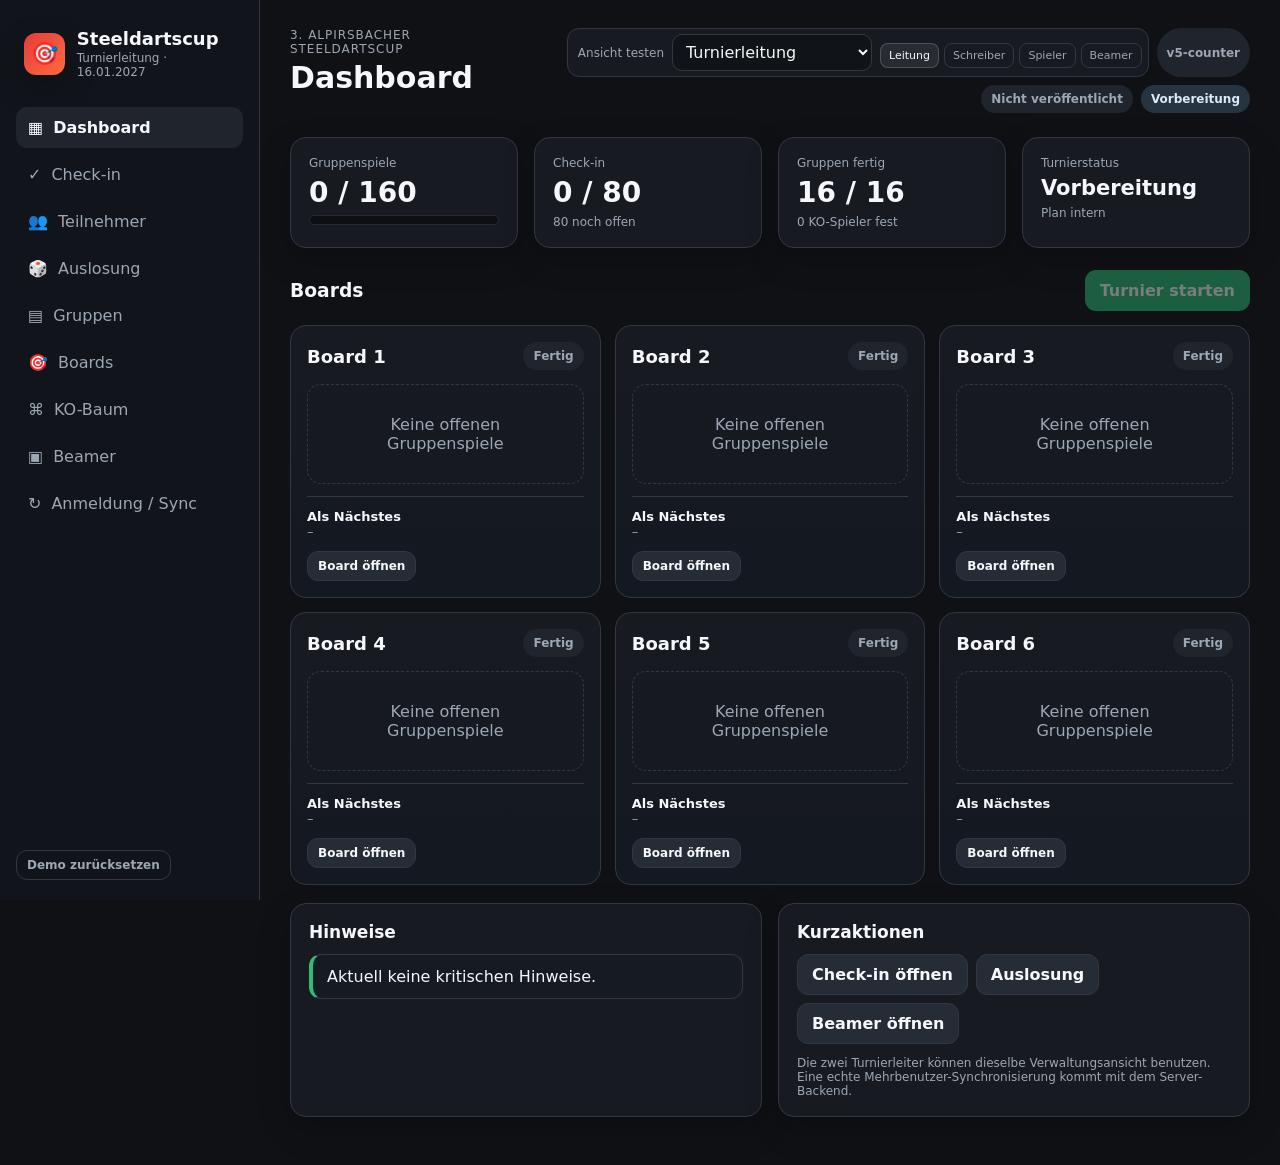
<file: index.html>
<!doctype html>
<html lang="de">
<head>
  <meta charset="utf-8" />
  <meta name="viewport" content="width=device-width,initial-scale=1" />
  <title>3. Alpirsbacher Steeldartscup – Turnierleitung</title>
  <style>
:root {
  --bg: #0f1115;
  --panel: #171a21;
  --panel-2: #1f242d;
  --panel-3: #262c36;
  --text: #f5f7fa;
  --muted: #9da7b3;
  --border: #313844;
  --accent: #e33d3d;
  --accent-2: #ff6a3d;
  --success: #2dbf76;
  --warning: #f0ad3d;
  --danger: #ef5350;
  --info: #4ea1ff;
  --shadow: 0 12px 32px rgba(0,0,0,.22);
  --radius: 16px;
}
*{box-sizing:border-box}
html,body{margin:0;min-height:100%;background:var(--bg);color:var(--text);font-family:Inter,ui-sans-serif,system-ui,-apple-system,BlinkMacSystemFont,"Segoe UI",sans-serif}
button,input,select{font:inherit}
button{cursor:pointer}
.app-shell{display:grid;grid-template-columns:260px 1fr;min-height:100vh}
.sidebar{position:sticky;top:0;height:100vh;background:#11141a;border-right:1px solid var(--border);padding:20px 16px;display:flex;flex-direction:column;gap:20px}
.brand{display:flex;gap:12px;align-items:center;padding:8px}
.brand-mark{width:42px;height:42px;border-radius:12px;background:linear-gradient(135deg,var(--accent),var(--accent-2));display:grid;place-items:center;font-size:22px;box-shadow:var(--shadow)}
.brand h1{font-size:18px;margin:0 0 2px}.brand p{margin:0;color:var(--muted);font-size:12px}
.nav{display:flex;flex-direction:column;gap:6px}.nav button{border:0;background:transparent;color:var(--muted);padding:11px 12px;border-radius:11px;text-align:left;display:flex;align-items:center;gap:10px}.nav button:hover{background:var(--panel);color:var(--text)}.nav button.active{background:var(--panel-2);color:var(--text);font-weight:700}
.sidebar-footer{margin-top:auto}
.main{padding:28px 30px 48px;min-width:0}.topbar{display:flex;justify-content:space-between;gap:20px;align-items:flex-start;margin-bottom:24px}.eyebrow{font-size:12px;color:var(--muted);text-transform:uppercase;letter-spacing:.08em}.topbar h2{margin:4px 0 0;font-size:30px}.top-actions{display:flex;gap:8px;flex-wrap:wrap;justify-content:flex-end}
.badge{display:inline-flex;align-items:center;gap:6px;padding:7px 10px;border-radius:999px;background:#263442;color:#dbe9f8;font-size:12px;font-weight:700}.badge-muted{background:var(--panel-2);color:var(--muted)}.badge-success{background:rgba(45,191,118,.14);color:#63e19f}.badge-warning{background:rgba(240,173,61,.14);color:#f5c772}.badge-danger{background:rgba(239,83,80,.14);color:#ff8f8c}
.grid{display:grid;gap:16px}.grid-2{grid-template-columns:repeat(2,minmax(0,1fr))}.grid-3{grid-template-columns:repeat(3,minmax(0,1fr))}.grid-4{grid-template-columns:repeat(4,minmax(0,1fr))}.grid-6{grid-template-columns:repeat(3,minmax(0,1fr))}
.card{background:var(--panel);border:1px solid var(--border);border-radius:var(--radius);padding:18px;box-shadow:var(--shadow)}.card h3{margin:0 0 12px;font-size:17px}.card h4{margin:0 0 8px}.card-subtle{background:var(--panel-2)}
.metric{display:flex;flex-direction:column;gap:6px}.metric .value{font-size:28px;font-weight:800}.metric .label{font-size:12px;color:var(--muted)}
.progress{height:10px;border-radius:999px;background:#0d0f13;overflow:hidden;border:1px solid #242a33}.progress>span{display:block;height:100%;background:linear-gradient(90deg,var(--accent),var(--accent-2));border-radius:999px}
.board-grid{display:grid;grid-template-columns:repeat(3,minmax(0,1fr));gap:14px}.board-card{background:linear-gradient(180deg,var(--panel),#141820);border:1px solid var(--border);border-radius:16px;padding:16px}.board-card.running{border-color:#44515f}.board-head{display:flex;align-items:center;justify-content:space-between;gap:12px;margin-bottom:14px}.board-title{font-size:18px;font-weight:800}.match-main{font-weight:800;font-size:18px;line-height:1.25;margin:8px 0}.match-next{margin-top:12px;padding-top:12px;border-top:1px solid var(--border);color:var(--muted);font-size:13px}.match-next strong{color:var(--text)}
.btn{border:1px solid transparent;border-radius:11px;padding:10px 14px;font-weight:750;background:var(--accent);color:white}.btn:hover{filter:brightness(1.05)}.btn-secondary{background:var(--panel-3);border-color:var(--border);color:var(--text)}.btn-ghost{background:transparent;border-color:var(--border);color:var(--muted)}.btn-success{background:var(--success)}.btn-warning{background:var(--warning);color:#1f1607}.btn-danger{background:var(--danger)}.btn-small{padding:7px 10px;font-size:12px}.btn-lg{padding:14px 18px;font-size:16px}.btn:disabled{opacity:.45;cursor:not-allowed}
.actions{display:flex;gap:8px;flex-wrap:wrap}.section-head{display:flex;justify-content:space-between;gap:16px;align-items:center;margin-bottom:14px}.section-head h3{margin:0}.muted{color:var(--muted)}.small{font-size:12px}.tiny{font-size:11px}.right{text-align:right}
.table-wrap{overflow:auto;border:1px solid var(--border);border-radius:14px}.table{width:100%;border-collapse:collapse;min-width:720px;background:var(--panel)}.table th,.table td{padding:11px 12px;border-bottom:1px solid var(--border);text-align:left;vertical-align:middle}.table th{font-size:11px;text-transform:uppercase;letter-spacing:.05em;color:var(--muted);background:#15181e;position:sticky;top:0}.table tr:last-child td{border-bottom:0}.table tr:hover td{background:#1b2028}.table .compact{width:1%;white-space:nowrap}
.input,.select{width:100%;background:#101318;color:var(--text);border:1px solid var(--border);border-radius:10px;padding:10px 11px;outline:none}.input:focus,.select:focus{border-color:#657284}.form-grid{display:grid;grid-template-columns:repeat(2,minmax(0,1fr));gap:12px}.form-field label{display:block;font-size:12px;color:var(--muted);margin-bottom:6px}
.notice{border:1px solid var(--border);border-left:4px solid var(--info);background:#161b23;border-radius:12px;padding:12px 14px}.notice.warning{border-left-color:var(--warning)}.notice.danger{border-left-color:var(--danger)}.notice.success{border-left-color:var(--success)}
.tabs{display:flex;gap:8px;flex-wrap:wrap;margin-bottom:16px}.tabs button{background:var(--panel);border:1px solid var(--border);color:var(--muted);padding:8px 11px;border-radius:10px}.tabs button.active{background:var(--panel-3);color:var(--text)}
.group-grid{display:grid;grid-template-columns:repeat(2,minmax(0,1fr));gap:14px}.group-card{background:var(--panel);border:1px solid var(--border);border-radius:14px;padding:14px}.group-card h3{display:flex;justify-content:space-between;align-items:center}
.player-line{display:flex;justify-content:space-between;gap:10px;padding:8px 0;border-bottom:1px solid #262d36}.player-line:last-child{border-bottom:0}.player-name{font-weight:700}.dartname{color:#f3b3b3;font-style:italic}
.modal-backdrop{position:fixed;inset:0;background:rgba(0,0,0,.68);display:grid;place-items:center;padding:20px;z-index:50}.modal{width:min(720px,100%);max-height:90vh;overflow:auto;background:var(--panel);border:1px solid var(--border);border-radius:18px;box-shadow:0 24px 80px rgba(0,0,0,.5);padding:20px}.modal h3{margin-top:0}.modal-footer{display:flex;justify-content:flex-end;gap:8px;margin-top:18px}
.toast-root{position:fixed;right:18px;bottom:18px;display:flex;flex-direction:column;gap:10px;z-index:80}.toast{background:#1d232c;border:1px solid var(--border);border-radius:12px;padding:12px 14px;box-shadow:var(--shadow);min-width:260px}.toast.success{border-left:4px solid var(--success)}.toast.warning{border-left:4px solid var(--warning)}.toast.danger{border-left:4px solid var(--danger)}
.board-control{display:grid;grid-template-columns:1.2fr .8fr;gap:16px}.score-box{display:grid;grid-template-columns:1fr auto 1fr;align-items:center;gap:10px;margin:20px 0}.score-player{padding:18px;border-radius:14px;background:var(--panel-2);text-align:center}.score-player .name{font-size:20px;font-weight:800}.score-num{font-size:42px;font-weight:900}.versus{color:var(--muted);font-weight:900}
.big-choice{display:grid;grid-template-columns:1fr 1fr;gap:12px}.big-choice button{min-height:88px;font-size:18px}
.bracket{display:grid;grid-template-columns:repeat(5,minmax(210px,1fr));gap:18px;overflow:auto;padding-bottom:10px}.round{display:flex;flex-direction:column;gap:10px}.round h3{font-size:14px;color:var(--muted);text-transform:uppercase;letter-spacing:.06em}.bracket-match{border:1px solid var(--border);background:var(--panel);border-radius:12px;padding:10px}.bracket-player{padding:7px 8px;border-radius:8px;background:#11151b;margin:4px 0}.bracket-player.winner{outline:1px solid var(--success)}
.beamer{background:#050607;min-height:72vh;border-radius:20px;padding:22px;border:1px solid #222}.beamer .hero{display:flex;justify-content:space-between;align-items:flex-end;margin-bottom:18px}.beamer h3{font-size:28px;margin:0}.beamer-board-grid{display:grid;grid-template-columns:repeat(3,1fr);gap:16px}.beamer-board{background:#12161c;border:1px solid #2b313a;border-radius:16px;padding:18px}.beamer-board .board-number{font-size:24px;font-weight:900}.beamer-board .current{font-size:22px;font-weight:800;margin:16px 0}.beamer-board .next{font-size:13px;color:#a8b0bb;border-top:1px solid #2a3038;padding-top:10px}
.empty{padding:30px;text-align:center;color:var(--muted);border:1px dashed var(--border);border-radius:14px}
.checkin-toggle{display:flex;gap:6px}.status-dot{width:8px;height:8px;border-radius:50%;display:inline-block;background:var(--muted);margin-right:6px}.status-dot.ok{background:var(--success)}.status-dot.warn{background:var(--warning)}
@media (max-width:1100px){.app-shell{grid-template-columns:210px 1fr}.board-grid,.grid-6{grid-template-columns:repeat(2,minmax(0,1fr))}.grid-4{grid-template-columns:repeat(2,minmax(0,1fr))}.group-grid{grid-template-columns:1fr}.beamer-board-grid{grid-template-columns:repeat(2,1fr)}}
@media (max-width:760px){.app-shell{display:block}.sidebar{position:static;height:auto;border-right:0;border-bottom:1px solid var(--border)}.nav{display:grid;grid-template-columns:repeat(2,1fr)}.sidebar-footer{display:none}.main{padding:18px}.topbar{align-items:flex-start;flex-direction:column}.board-grid,.grid-2,.grid-3,.grid-4,.grid-6,.form-grid,.board-control,.big-choice,.beamer-board-grid{grid-template-columns:1fr}.table{min-width:640px}}

/* Testbare Rollenansichten */
.view-switcher{display:flex;align-items:center;gap:8px;padding:5px 6px 5px 10px;border:1px solid var(--border);border-radius:12px;background:var(--panel)}
.select-compact{width:auto;min-width:165px;padding:7px 30px 7px 9px}
.app-shell.special-mode{grid-template-columns:1fr}
.app-shell.special-mode .sidebar{display:none}
.app-shell.special-mode .main{max-width:1500px;width:100%;margin:0 auto}
.special-toolbar,.player-testbar{display:flex;align-items:center;justify-content:space-between;gap:18px;margin-bottom:16px}
.special-toolbar .tabs{margin:0}
.compact-tabs{justify-content:flex-end}
.live-strip{display:flex;align-items:center;justify-content:center;gap:7px;margin:-5px 0 18px;color:#70dfa4;font-size:13px;font-weight:700}
.live-duration{white-space:nowrap}
.player-select{max-width:330px}
.player-hero{background:linear-gradient(135deg,#181d25,#101318);border:1px solid var(--border);border-radius:22px;padding:26px;margin-bottom:16px;box-shadow:var(--shadow);position:relative;overflow:hidden}
.player-hero:after{content:"";position:absolute;width:230px;height:230px;border-radius:50%;right:-90px;top:-100px;background:rgba(255,255,255,.025)}
.player-hero.soon{border-color:#60512f}.player-hero.next{border-color:#7b5d25}.player-hero.now{border-color:#257c54;box-shadow:0 0 0 1px rgba(45,191,118,.12),var(--shadow)}
.player-kicker{text-transform:uppercase;letter-spacing:.08em;color:var(--muted);font-size:11px;font-weight:800}
.player-hero h3{font-size:30px;margin:7px 0 18px}
.player-status{font-size:28px;font-weight:900;line-height:1.1;margin-bottom:18px;max-width:700px}
.player-hero.now .player-status{color:#65dda0}.player-hero.next .player-status{color:#f5c772}.player-hero.soon .player-status{color:#dfc681}
.player-next-match{display:flex;flex-direction:column;gap:4px;padding:15px 16px;background:rgba(0,0,0,.22);border:1px solid var(--border);border-radius:14px;max-width:560px}
.player-next-match strong{font-size:20px}
.player-metrics{margin-bottom:16px}
.player-tabs{margin-top:20px}
.player-table{min-width:0}
.player-table tr.me td{background:rgba(45,191,118,.08)}
.toggle-line{display:flex;gap:13px;align-items:flex-start;padding:15px 0;border-bottom:1px solid var(--border);cursor:pointer}
.toggle-line:last-child{border-bottom:0}.toggle-line input{margin-top:4px;transform:scale(1.15)}.toggle-line span{display:flex;flex-direction:column;gap:3px}.toggle-line small{color:var(--muted)}
.compact-bracket{display:grid;grid-template-columns:repeat(2,minmax(0,1fr));gap:7px 14px}.compact-bracket>.small{grid-column:1/-1}
.compact-ko{display:grid;grid-template-columns:1fr auto 1fr;gap:8px;align-items:center;background:var(--panel-2);border:1px solid var(--border);border-radius:10px;padding:9px 10px;font-size:12px}.compact-ko span:last-child{text-align:right}
.beamer-full{min-height:calc(100vh - 150px)}

@media (max-width:760px){
  .view-switcher{width:100%;justify-content:space-between}.select-compact{flex:1;min-width:0}
  .app-shell.special-mode .main{padding:14px}.app-shell.special-mode .topbar{gap:12px;margin-bottom:14px}
  .special-toolbar,.player-testbar{align-items:stretch;flex-direction:column}.player-select{max-width:none}
  .compact-tabs{display:grid;grid-template-columns:repeat(3,1fr);width:100%}.compact-tabs button{width:100%}
  .player-hero{padding:20px}.player-hero h3{font-size:24px}.player-status{font-size:24px}.player-next-match strong{font-size:18px}
  .player-tabs{display:grid;grid-template-columns:repeat(2,1fr)}.player-tabs button{width:100%}
  .player-table{min-width:520px}.compact-bracket{grid-template-columns:1fr}
}

/* v3 test-mode controls */
.mode-quick-buttons{display:flex;gap:5px;flex-wrap:wrap;margin-top:6px}
.mode-quick-buttons button{border:1px solid var(--border);background:transparent;color:var(--muted);border-radius:8px;padding:5px 8px;font:inherit;font-size:11px;cursor:pointer}
.mode-quick-buttons button:hover,.mode-quick-buttons button.active{background:rgba(255,255,255,.08);color:var(--text);border-color:rgba(255,255,255,.18)}
@media(max-width:900px){.mode-quick-buttons{display:none}}


/* v5 integrated darts counter */
.counter-card{background:linear-gradient(180deg,#171b22,#11151a);border:1px solid var(--border);border-radius:18px;padding:18px}
.counter-rules{display:flex;gap:8px;flex-wrap:wrap;margin-bottom:14px}
.counter-legline{display:flex;justify-content:center;align-items:center;gap:10px;margin:2px 0 14px;font-weight:800}
.counter-legline .leg-score{font-size:28px;min-width:36px;text-align:center}
.counter-score-grid{display:grid;grid-template-columns:1fr 1fr;gap:12px;margin-bottom:16px}
.counter-player{position:relative;background:var(--panel-2);border:2px solid transparent;border-radius:16px;padding:16px;text-align:center;transition:.15s ease}
.counter-player.active{border-color:var(--success);box-shadow:0 0 0 3px rgba(45,191,118,.08)}
.counter-player.active:before{content:'AM WURF';position:absolute;top:8px;left:10px;font-size:10px;font-weight:900;letter-spacing:.07em;color:#6fe2a6}
.counter-player .counter-name{font-size:18px;font-weight:850;margin-bottom:7px;padding-top:7px}
.counter-player .remaining{font-size:66px;line-height:1;font-weight:950;letter-spacing:-.04em;margin:7px 0}
.counter-player .legs{font-size:12px;color:var(--muted)}
.counter-entry{display:grid;grid-template-columns:1fr auto;gap:10px;align-items:stretch;margin-top:8px}
.counter-input{font-size:30px;font-weight:900;text-align:center;background:#090b0e;color:white;border:1px solid var(--border);border-radius:14px;padding:11px;min-width:0}
.counter-submit{min-width:135px;font-size:18px}
.quick-scores{display:grid;grid-template-columns:repeat(5,1fr);gap:8px;margin-top:10px}
.quick-scores button{background:#222832;border:1px solid var(--border);color:var(--text);border-radius:10px;padding:10px 6px;font-weight:800}
.quick-scores button:hover{background:#2b333e}
.counter-actions{display:flex;gap:8px;flex-wrap:wrap;margin-top:12px}
.counter-history{margin-top:16px;border-top:1px solid var(--border);padding-top:12px}
.counter-history-list{display:grid;grid-template-columns:repeat(2,minmax(0,1fr));gap:6px}
.counter-history-item{display:flex;justify-content:space-between;gap:10px;background:#11151b;border:1px solid #262d36;border-radius:9px;padding:7px 9px;font-size:12px}
.counter-history-item strong{white-space:nowrap}
.checkout-hint{margin-top:9px;text-align:center;font-size:12px;color:#f5c772;min-height:18px}
.emergency-result{margin-top:14px;border-top:1px solid var(--border);padding-top:10px}
.emergency-result summary{cursor:pointer;color:var(--muted);font-size:12px}
.start-choice{display:grid;grid-template-columns:1fr 1fr;gap:12px;margin-top:14px}
.start-choice button{min-height:92px;font-size:18px}
@media(max-width:760px){
  .counter-score-grid{grid-template-columns:1fr 1fr}.counter-player{padding:12px 8px}.counter-player .remaining{font-size:48px}.counter-player .counter-name{font-size:15px}
  .counter-entry{grid-template-columns:1fr}.counter-submit{min-height:52px}.quick-scores{grid-template-columns:repeat(3,1fr)}.counter-history-list{grid-template-columns:1fr}
}

</style>
</head>
<body>
  <div class="app-shell">
    <aside class="sidebar">
      <div class="brand">
        <div class="brand-mark">🎯</div>
        <div>
          <h1>Steeldartscup</h1>
          <p>Turnierleitung · 16.01.2027</p>
        </div>
      </div>
      <nav id="mainNav" class="nav"></nav>
      <div class="sidebar-footer">
        <button id="resetDemoBtn" class="btn btn-ghost btn-small">Demo zurücksetzen</button>
      </div>
    </aside>

    <main class="main">
      <header class="topbar">
        <div>
          <div class="eyebrow">3. Alpirsbacher Steeldartscup</div>
          <h2 id="pageTitle">Dashboard</h2>
        </div>
        <div class="top-actions">
          <div class="view-switcher">
            <span class="small muted">Ansicht testen</span>
            <select id="testViewSelect" class="select select-compact" aria-label="Ansicht testen">
              <option value="admin">Turnierleitung</option>
              <option value="writer">Schreiber / Board</option>
              <option value="player">Spieler</option>
              <option value="beamer">Beamer</option>
            </select>
            <div class="mode-quick-buttons" aria-label="Testansichten">
              <button type="button" data-test-mode="admin">Leitung</button>
              <button type="button" data-test-mode="writer">Schreiber</button>
              <button type="button" data-test-mode="player">Spieler</button>
              <button type="button" data-test-mode="beamer">Beamer</button>
            </div>
          </div>
          <span class="badge badge-muted" title="Build-Version">v5-counter</span>
          <span id="publishBadge" class="badge badge-muted">Nicht veröffentlicht</span>
          <span id="phaseBadge" class="badge">Vorbereitung</span>
        </div>
      </header>

      <section id="content"></section>
    </main>
  </div>

  <div id="modalRoot"></div>
  <div id="toastRoot" class="toast-root"></div>

  <script>
(() => {
  const STORAGE_KEY = 'alpirsbacher-steeldartscup-mvp-v1';
  const GROUPS = 'ABCDEFGHIJKLMNOP'.split('');
  const BOARD_GROUPS = {
    1: ['A','B','C'],
    2: ['D','E','F'],
    3: ['G','H','I'],
    4: ['J','K','L'],
    5: ['M','N'],
    6: ['O','P']
  };
  const FIXED_R32 = [
    ['A',1,'P',2], ['B',1,'O',2], ['C',1,'N',2], ['D',1,'M',2],
    ['E',1,'L',2], ['F',1,'K',2], ['G',1,'J',2], ['H',1,'I',2],
    ['I',1,'H',2], ['J',1,'G',2], ['K',1,'F',2], ['L',1,'E',2],
    ['M',1,'D',2], ['N',1,'C',2], ['O',1,'B',2], ['P',1,'A',2]
  ];

  const NAV = [
    ['dashboard','▦','Dashboard'],
    ['checkin','✓','Check-in'],
    ['participants','👥','Teilnehmer'],
    ['draw','🎲','Auslosung'],
    ['groups','▤','Gruppen'],
    ['boards','🎯','Boards'],
    ['knockout','⌘','KO-Baum'],
    ['beamer','▣','Beamer'],
    ['sync','↻','Anmeldung / Sync']
  ];

  const firstNames = [
    'Andreas','Benjamin','Christian','Daniel','David','Dennis','Dominik','Florian','Frank','Jan',
    'Jens','Jonas','Kevin','Lars','Marco','Markus','Martin','Matthias','Michael','Nico',
    'Patrick','Peter','Philipp','Ralf','Robin','Sascha','Sebastian','Simon','Stefan','Sven',
    'Thomas','Timo','Tobias','Torsten','Alexander','Felix','Julian','Manuel','Oliver','René',
    'Fabian','Marcel','Kai','Tim','Max','Lukas','Niklas','Moritz','Johannes','Marius',
    'Lisa','Sarah','Julia','Anna','Laura','Nadine','Sandra','Melanie','Kathrin','Vanessa',
    'Marco','Steffen','Bernd','Heiko','Dirk','Volker','Joachim','Holger','Uwe','Jürgen',
    'Chris','Alex','Micha','Tom','Leon','Fabio','Pascal','Rene','Marvin','Dennis'
  ];
  const lastNames = [
    'Müller','Schmidt','Schneider','Fischer','Weber','Meyer','Wagner','Becker','Schulz','Hoffmann',
    'Schäfer','Koch','Bauer','Richter','Klein','Wolf','Schröder','Neumann','Schwarz','Zimmermann',
    'Braun','Krüger','Hofmann','Hartmann','Lange','Schmitt','Werner','Schmitz','Krause','Meier',
    'Lehmann','Schmid','Schulze','Maier','Köhler','Herrmann','König','Walter','Mayer','Huber',
    'Kaiser','Fuchs','Peters','Lang','Scholz','Möller','Weiß','Jung','Hahn','Schubert',
    'Vogel','Friedrich','Keller','Günther','Frank','Berger','Winkler','Roth','Beck','Lorenz',
    'Baumann','Franke','Albrecht','Schuster','Simon','Ludwig','Böhm','Winter','Kraus','Martin',
    'Schumacher','Vogt','Stein','Jäger','Otto','Sommer','Groß','Seidel','Heinrich','Brandt'
  ];
  const dartNames = ['The Hammer','Iceman','Black Arrow','The Fox','Bulleye','The Machine','Lucky Dart','Red Dragon','The Chief','One Dart'];

  let state = loadState();
  let currentView = 'dashboard';
  let currentGroup = 'A';
  let selectedBoard = 1;
  let displayMode = 'admin';
  let selectedPlayerId = null;

  function seedParticipants() {
    return Array.from({length:80}, (_,i) => ({
      id: `P${String(i+1).padStart(3,'0')}`,
      firstName: firstNames[i],
      lastName: lastNames[i],
      dartName: i % 9 === 0 ? dartNames[(i/9) % dartNames.length | 0] : '',
      email: `${slug(firstNames[i])}.${slug(lastNames[i])}@beispiel.de`,
      phone: i % 4 === 0 ? '' : `0176 ${String(10000000+i*137).slice(0,8)}`,
      registrationStatus: 'bestätigt',
      checkinStatus: 'angemeldet',
      waitlist: false,
      active: true,
      source: 'Anmeldung'
    }));
  }

  function initialState() {
    return {
      version: 1,
      tournament: {
        name: '3. Alpirsbacher Steeldartscup',
        date: '16.01.2027',
        drawLocked: false,
        published: false,
        publishedAt: null,
        started: false,
        finished: false,
        phase: 'Vorbereitung'
      },
      participants: seedParticipants(),
      groups: {},
      boardSchedules: {},
      boardPointers: {1:0,2:0,3:0,4:0,5:0,6:0},
      lastCompletedByBoard: {1:null,2:null,3:null,4:null,5:null,6:null},
      manualGroupOrder: {},
      knockout: { r32: [], r16: [], qf: [], sf: [], third: [], final: [] },
      playerPrefs: {},
      audit: []
    };
  }

  function loadState() {
    try {
      const raw = localStorage.getItem(STORAGE_KEY);
      return raw ? JSON.parse(raw) : initialState();
    } catch (_) {
      return initialState();
    }
  }
  function saveState() { localStorage.setItem(STORAGE_KEY, JSON.stringify(state)); updateBadges(); }
  function resetDemo() { state = initialState(); saveState(); render(); toast('Demo wurde zurückgesetzt.','success'); }

  function slug(s){ return s.toLowerCase().normalize('NFD').replace(/[\u0300-\u036f]/g,'').replace(/ß/g,'ss').replace(/[^a-z0-9]+/g,''); }
  function esc(s=''){ return String(s).replace(/[&<>'"]/g, m => ({'&':'&amp;','<':'&lt;','>':'&gt;',"'":'&#39;','"':'&quot;'}[m])); }
  function playerName(p, fullDart=false){
    if (!p) return '–';
    return fullDart && p.dartName ? `${p.firstName} „${p.dartName}“ ${p.lastName}` : `${p.firstName} ${p.lastName}`;
  }
  function getPlayer(id){ return state.participants.find(p=>p.id===id); }
  function shuffle(arr){ const a=[...arr]; for(let i=a.length-1;i>0;i--){const j=Math.floor(Math.random()*(i+1));[a[i],a[j]]=[a[j],a[i]];} return a; }
  function audit(text){ state.audit.unshift({at:new Date().toISOString(), text}); state.audit = state.audit.slice(0,100); }
  function toast(text,type='success'){ const root=document.getElementById('toastRoot'); const el=document.createElement('div'); el.className=`toast ${type}`; el.textContent=text; root.appendChild(el); setTimeout(()=>el.remove(),3000); }
  function pct(n,d){ return d ? Math.round(n/d*100) : 0; }
  function elapsedText(iso){
    if(!iso) return '';
    const ms=Math.max(0, Date.now()-new Date(iso).getTime());
    const min=Math.floor(ms/60000);
    if(min<1) return 'läuft seit < 1 Min.';
    if(min<60) return `läuft seit ${min} Min.`;
    const h=Math.floor(min/60), rest=min%60;
    return `läuft seit ${h} Std.${rest?` ${rest} Min.`:''}`;
  }
  function playerGroup(id){ return GROUPS.find(g=>state.groups[g]?.playerIds.includes(id)) || null; }
  function playerBoard(id){ const g=playerGroup(id); return g ? state.groups[g]?.board : null; }
  function nextPlayerMatchInfo(id){
    const board=playerBoard(id);
    if(!board) return {board:null, match:null, gamesBefore:null, status:'Noch nicht ausgelost'};
    const schedule=state.boardSchedules[board]||[];
    const pointer=state.boardPointers[board]||0;
    let gamesBefore=0;
    for(let i=pointer;i<schedule.length;i++){
      const m=findMatch(schedule[i]);
      if(!m || m.status==='completed') continue;
      if(m.playerA===id || m.playerB===id){
        let status='';
        if(gamesBefore===0) status=m.status==='running'?'Du bist jetzt dran':'Du bist jetzt dran';
        else if(gamesBefore===1) status='Nach diesem Spiel bist du dran';
        else if(gamesBefore===2) status='Noch 2 Spiele vor dir';
        else status=`Noch ${gamesBefore} Spiele vor dir`;
        return {board,match:m,gamesBefore,status};
      }
      gamesBefore++;
    }
    return {board,match:null,gamesBefore:null,status:groupComplete(playerGroup(id))?'Gruppenphase für dich beendet':'Kein weiteres Gruppenspiel offen'};
  }
  function opponentFor(match,id){ if(!match) return null; return getPlayer(match.playerA===id?match.playerB:match.playerA); }
  function playerPrefs(id){
    state.playerPrefs ||= {};
    return state.playerPrefs[id] ||= {two:true,next:true,now:true};
  }

  function roundRobinMatches(ids, group) {
    const players = [...ids];
    if (players.length % 2) players.push(null);
    const rounds = [];
    const n = players.length;
    const arr = [...players];
    for (let r=0;r<n-1;r++) {
      const round=[];
      for (let i=0;i<n/2;i++) {
        const a=arr[i], b=arr[n-1-i];
        if (a && b) round.push([a,b]);
      }
      rounds.push(round);
      arr.splice(1,0,arr.pop());
    }
    const flattened=[];
    let count=1;
    for (const round of rounds) {
      for (const [a,b] of round) {
        flattened.push({
          id:`G-${group}-${count++}`,
          type:'group', group, playerA:a, playerB:b, checkout:'single', bestOf:1,
          winnerId:null, status:'pending', startedAt:null, completedAt:null, counter:null
        });
      }
    }
    return flattened;
  }

  function performDraw() {
    const active = state.participants.filter(p=>p.active && p.registrationStatus==='bestätigt' && !p.waitlist);
    if (active.length < 80) return toast(`Es sind nur ${active.length} aktive bestätigte Teilnehmer vorhanden.`, 'danger');
    const selected = shuffle(active).slice(0,80);
    const groups = {};
    GROUPS.forEach((g,gi)=>{
      const ids=selected.slice(gi*5,gi*5+5).map(p=>p.id);
      groups[g]={name:g, board: Number(Object.keys(BOARD_GROUPS).find(b=>BOARD_GROUPS[b].includes(g))), playerIds:ids, matches:roundRobinMatches(ids,g)};
    });
    state.groups=groups;
    state.boardSchedules={};
    for(const [board,groupNames] of Object.entries(BOARD_GROUPS)) {
      const schedule=[];
      for(let i=0;i<10;i++) {
        for(const g of groupNames) schedule.push(groups[g].matches[i].id);
      }
      state.boardSchedules[board]=schedule;
      state.boardPointers[board]=0;
      state.lastCompletedByBoard[board]=null;
    }
    state.manualGroupOrder={};
    state.knockout={r32:[],r16:[],qf:[],sf:[],third:[],final:[]};
    state.tournament.drawLocked=true;
    state.tournament.published=false;
    state.tournament.started=false;
    state.tournament.phase='Ausgelost';
    audit('Gruppenauslosung durchgeführt.');
    saveState(); render(); toast('80 Teilnehmer wurden zufällig ausgelost.');
  }

  function allGroupMatches(){ return GROUPS.flatMap(g=>state.groups[g]?.matches||[]); }
  function findMatch(id){
    for(const g of GROUPS){ const m=state.groups[g]?.matches.find(x=>x.id===id); if(m) return m; }
    for(const round of Object.values(state.knockout)){ const m=(round||[]).find(x=>x.id===id); if(m) return m; }
    return null;
  }
  function boardMatch(board, offset=0){
    const schedule=state.boardSchedules[board]||[];
    let idx=(state.boardPointers[board]||0)+offset;
    while(idx<schedule.length){ const m=findMatch(schedule[idx]); if(m && m.status!=='completed') return m; idx++; }
    return null;
  }
  function normalizeBoardPointer(board){
    const schedule=state.boardSchedules[board]||[];
    let i=state.boardPointers[board]||0;
    while(i<schedule.length){ const m=findMatch(schedule[i]); if(m && m.status!=='completed') break; i++; }
    state.boardPointers[board]=i;
  }
  function matchRules(m){
    const bestOf=m.type==='group'?1:(m.bestOf||3);
    const checkout=m.type==='group'?'single':'double';
    return {bestOf, targetLegs:Math.floor(bestOf/2)+1, checkout, label: checkout==='single'?'Single Out':'Double Out'};
  }
  function otherPlayerId(m,id){ return id===m.playerA?m.playerB:m.playerA; }
  function ensureCounter(m, starterId=null){
    const rules=matchRules(m);
    if(!m.counter){
      const starter=starterId||m.playerA;
      m.counter={remainingA:501,remainingB:501,legsA:m.scoreA||0,legsB:m.scoreB||0,currentPlayerId:starter,matchStarterId:starter,legStarterId:starter,legNumber:1,visits:[]};
    }
    return m.counter;
  }
  function requestStartCurrentMatch(board){
    normalizeBoardPointer(board);
    const m=boardMatch(board,0); if(!m||m.status!=='pending') return;
    const a=getPlayer(m.playerA),b=getPlayer(m.playerB),rules=matchRules(m);
    openModal(`<h3>${m.type==='ko'?'Ausbullen':'Spiel starten'}</h3><p class="muted">${m.type==='ko'?'Wer hat das Ausbullen gewonnen und beginnt Leg 1?':'Wer beginnt das Spiel?'}</p><div class="notice"><strong>Automatisches Format:</strong> 501 ${rules.label} · ${rules.bestOf===1?'1 Leg':`BO${rules.bestOf} · First to ${rules.targetLegs}`}</div><div class="start-choice"><button class="btn btn-success" data-starter="${a.id}">${esc(playerName(a,true))}</button><button class="btn btn-success" data-starter="${b.id}">${esc(playerName(b,true))}</button></div><div class="modal-footer"><button class="btn btn-ghost" id="mCancelStart">Abbrechen</button></div>`);
    document.getElementById('mCancelStart').onclick=closeModal;
    document.querySelectorAll('[data-starter]').forEach(btn=>btn.onclick=()=>{startMatchWithStarter(board,m.id,btn.dataset.starter);closeModal();});
  }
  function startMatchWithStarter(board, matchId, starterId){
    const m=findMatch(matchId); if(!m||m.status!=='pending') return;
    m.status='running';m.startedAt=new Date().toISOString();m.counter=null;ensureCounter(m,starterId);
    audit(`${m.id} auf Board ${board} gestartet. Anwurf: ${playerName(getPlayer(starterId))}.`);saveState();render();
  }
  function doubleCheckoutPossible(rest){ return rest>=2 && rest<=170 && ![169,168,166,165,163,162,159].includes(rest); }
  function counterSnapshot(m){
    const c=ensureCounter(m);return {remainingA:c.remainingA,remainingB:c.remainingB,legsA:c.legsA,legsB:c.legsB,currentPlayerId:c.currentPlayerId,legStarterId:c.legStarterId,legNumber:c.legNumber,status:m.status,winnerId:m.winnerId,scoreA:m.scoreA||0,scoreB:m.scoreB||0};
  }
  function switchCounterPlayer(m){const c=ensureCounter(m);c.currentPlayerId=otherPlayerId(m,c.currentPlayerId);}
  function addCounterVisit(board, matchId, score, forceBust=false){
    const m=findMatch(matchId);if(!m||m.status!=='running')return;
    const c=ensureCounter(m),rules=matchRules(m),playerId=c.currentPlayerId,isA=playerId===m.playerA,rest=isA?c.remainingA:c.remainingB;
    score=Number(score);
    if(!Number.isInteger(score)||score<0||score>180)return toast('Bitte einen Score zwischen 0 und 180 eingeben.','warning');
    const snap=counterSnapshot(m);
    let bust=forceBust||score>rest;
    if(rules.checkout==='double'&&!bust&&rest-score===1)bust=true;
    let checkout=false;
    if(!bust&&score===rest){
      if(rules.checkout==='single') checkout=true;
      else {
        if(!doubleCheckoutPossible(rest)) return toast(`${rest} ist kein mögliches Double-Out-Finish mit einer Aufnahme.`, 'warning');
        checkout=confirm(`${playerName(getPlayer(playerId))}: Checkout auf Doppel gültig?`);
        if(!checkout)bust=true;
      }
    }
    const visit={playerId,score,bust,checkout,legNumber:c.legNumber,snapshot:snap,at:new Date().toISOString()};
    c.visits.push(visit);
    if(!bust&&!checkout){ if(isA)c.remainingA=rest-score;else c.remainingB=rest-score; switchCounterPlayer(m); }
    else if(bust){ switchCounterPlayer(m); }
    else if(checkout){ winCounterLeg(board,m,playerId); }
    saveState();render();
  }
  function winCounterLeg(board,m,winnerId){
    const c=ensureCounter(m),rules=matchRules(m);
    if(winnerId===m.playerA)c.legsA++;else c.legsB++;
    m.scoreA=c.legsA;m.scoreB=c.legsB;
    if((winnerId===m.playerA?c.legsA:c.legsB)>=rules.targetLegs){
      completeScoredMatch(board,m,winnerId);return;
    }
    c.legNumber++;
    c.remainingA=501;c.remainingB=501;
    c.legStarterId=otherPlayerId(m,c.legStarterId);
    c.currentPlayerId=c.legStarterId;
    toast(`Leg an ${playerName(getPlayer(winnerId))}. Nächstes Leg startet ${playerName(getPlayer(c.legStarterId))}.`,'success');
  }
  function completeScoredMatch(board,m,winnerId){
    m.winnerId=winnerId;m.status='completed';m.completedAt=new Date().toISOString();
    if(m.type==='group'){
      state.lastCompletedByBoard[board]=m.id;normalizeBoardPointer(board);refreshKnockoutSeeds();
    }else{buildLaterRounds();}
    audit(`${m.id} beendet: ${playerName(getPlayer(winnerId))} gewinnt ${m.type==='ko'?`${m.scoreA}:${m.scoreB}`:''}.`);
    toast(`Match beendet – ${playerName(getPlayer(winnerId))} gewinnt.`,'success');
  }
  function undoCounterVisit(matchId){
    const m=findMatch(matchId);if(!m?.counter?.visits?.length)return;
    const v=m.counter.visits.pop(),s=v.snapshot,c=m.counter;
    Object.assign(c,{remainingA:s.remainingA,remainingB:s.remainingB,legsA:s.legsA,legsB:s.legsB,currentPlayerId:s.currentPlayerId,legStarterId:s.legStarterId,legNumber:s.legNumber});
    m.status=s.status;m.winnerId=s.winnerId;m.scoreA=s.scoreA;m.scoreB=s.scoreB;m.completedAt=null;
    saveState();render();toast('Letzte Aufnahme zurückgenommen.','warning');
  }
  function completeGroupMatch(board, matchId, winnerId){
    const m=findMatch(matchId); if(!m || m.type!=='group') return;
    m.winnerId=winnerId; m.status='completed'; m.completedAt=new Date().toISOString(); m.scoreA=winnerId===m.playerA?1:0; m.scoreB=winnerId===m.playerB?1:0;
    state.lastCompletedByBoard[board]=m.id;
    normalizeBoardPointer(board);
    audit(`${m.id} beendet: ${playerName(getPlayer(winnerId))} gewinnt.`);
    refreshKnockoutSeeds();
    saveState(); render(); toast('Ergebnis gespeichert.');
  }
  function undoLastBoardResult(board){
    const id=state.lastCompletedByBoard[board]; if(!id) return;
    const m=findMatch(id); if(!m) return;
    m.winnerId=null; m.status='pending'; m.completedAt=null; m.startedAt=null; m.scoreA=0; m.scoreB=0; m.counter=null;
    const idx=(state.boardSchedules[board]||[]).indexOf(id); if(idx>=0) state.boardPointers[board]=Math.min(state.boardPointers[board],idx);
    state.lastCompletedByBoard[board]=null;
    audit(`${id} wurde vom Schreiber zurückgesetzt.`);
    refreshKnockoutSeeds(); saveState(); render(); toast('Letztes Ergebnis wurde zurückgesetzt.','warning');
  }

  function standings(groupName){
    const g=state.groups[groupName]; if(!g) return [];
    const rows=g.playerIds.map(id=>({id,wins:0,losses:0,played:0}));
    const map=Object.fromEntries(rows.map(r=>[r.id,r]));
    const completed=g.matches.filter(m=>m.status==='completed');
    for(const m of completed){
      map[m.playerA].played++; map[m.playerB].played++;
      if(m.winnerId===m.playerA){map[m.playerA].wins++;map[m.playerB].losses++;} else {map[m.playerB].wins++;map[m.playerA].losses++;}
    }
    const manual=state.manualGroupOrder[groupName];
    if(manual?.length===5){
      const rank=Object.fromEntries(manual.map((id,i)=>[id,i]));
      return rows.sort((a,b)=>rank[a.id]-rank[b.id]);
    }
    rows.sort((a,b)=>b.wins-a.wins || a.losses-b.losses || playerName(getPlayer(a.id)).localeCompare(playerName(getPlayer(b.id))));
    // Direct comparison only when exactly two players share the same win total.
    const byWins={}; rows.forEach(r=>(byWins[r.wins]??=[]).push(r));
    for(const tied of Object.values(byWins)){
      if(tied.length===2){
        const [a,b]=tied;
        const direct=completed.find(m=>[m.playerA,m.playerB].includes(a.id)&&[m.playerA,m.playerB].includes(b.id));
        if(direct){
          const ia=rows.indexOf(a), ib=rows.indexOf(b);
          if(direct.winnerId===b.id && ia<ib){ rows.splice(ia,1); rows.splice(ib,0,a); }
          if(direct.winnerId===a.id && ib<ia){ rows.splice(ib,1); rows.splice(ia,0,b); }
        }
      }
    }
    return rows;
  }
  function groupTieWarning(groupName){
    const g=state.groups[groupName]; if(!g || state.manualGroupOrder[groupName]) return false;
    const st=standings(groupName); const completed=g.matches.filter(m=>m.status==='completed').length;
    if(completed<10) return false;
    const byWins={}; st.forEach(r=>(byWins[r.wins]??=[]).push(r.id));
    return Object.values(byWins).some(ids=>ids.length>=3);
  }
  function groupComplete(groupName){ return (state.groups[groupName]?.matches||[]).every(m=>m.status==='completed'); }
  function qualifier(groupName, place){
    if(!groupComplete(groupName) || groupTieWarning(groupName)) return null;
    return standings(groupName)[place-1]?.id || null;
  }

  function refreshKnockoutSeeds(){
    if(!Object.keys(state.groups).length) return;
    const existing = Object.fromEntries((state.knockout.r32||[]).map(m=>[m.id,m]));
    state.knockout.r32 = FIXED_R32.map((x,i)=>{
      const [g1,p1,g2,p2]=x; const old=existing[`K-R32-${i+1}`];
      return {
        id:`K-R32-${i+1}`, type:'ko', round:'Letzte 32', bestOf:3, checkout:'double',
        playerA: qualifier(g1,p1), playerB: qualifier(g2,p2),
        scoreA:old?.scoreA||0, scoreB:old?.scoreB||0, winnerId:old?.winnerId||null,
        status:old?.status||'pending', counter:old?.counter||null, startedAt:old?.startedAt||null, completedAt:old?.completedAt||null, source:`${g1}${p1} – ${g2}${p2}`
      };
    });
    buildLaterRounds();
  }
  function buildLaterRounds(){
    const specs=[
      ['r16','Achtelfinale',8,3,'r32'],
      ['qf','Viertelfinale',4,5,'r16'],
      ['sf','Halbfinale',2,7,'qf'],
      ['final','Finale',1,9,'sf']
    ];
    for(const [key,label,count,bestOf,prev] of specs){
      const existing=Object.fromEntries((state.knockout[key]||[]).map(m=>[m.id,m]));
      state.knockout[key]=Array.from({length:count},(_,i)=>{
        const old=existing[`K-${key.toUpperCase()}-${i+1}`];
        const a=state.knockout[prev][i*2]?.winnerId||null;
        const b=state.knockout[prev][i*2+1]?.winnerId||null;
        return {id:`K-${key.toUpperCase()}-${i+1}`,type:'ko',round:label,bestOf,checkout:'double',playerA:a,playerB:b,scoreA:old?.scoreA||0,scoreB:old?.scoreB||0,winnerId:old?.winnerId||null,status:old?.status||'pending',counter:old?.counter||null,startedAt:old?.startedAt||null,completedAt:old?.completedAt||null};
      });
    }
    const sf=state.knockout.sf;
    const losers=sf.map(m=>m.winnerId ? (m.winnerId===m.playerA?m.playerB:m.playerA) : null);
    const oldThird=state.knockout.third?.[0];
    state.knockout.third=[{id:'K-THIRD-1',type:'ko',round:'Spiel um Platz 3',bestOf:7,checkout:'double',playerA:losers[0]||null,playerB:losers[1]||null,scoreA:oldThird?.scoreA||0,scoreB:oldThird?.scoreB||0,winnerId:oldThird?.winnerId||null,status:oldThird?.status||'pending',counter:oldThird?.counter||null,startedAt:oldThird?.startedAt||null,completedAt:oldThird?.completedAt||null}];
  }

  function publishTournament(){
    if(!Object.keys(state.groups).length) return toast('Bitte zuerst auslosen.','warning');
    state.tournament.published=true; state.tournament.publishedAt=new Date().toISOString();
    audit('Turnierplan veröffentlicht.'); saveState(); render(); toast('Turnierplan veröffentlicht.');
  }
  function startTournament(){
    if(!state.tournament.published) return toast('Der Turnierplan muss zuerst veröffentlicht werden.','warning');
    state.tournament.started=true; state.tournament.phase='Gruppenphase';
    audit('Turnier gestartet.'); saveState(); render(); toast('Turnier ist gestartet.');
  }

  function renderNav(){
    document.getElementById('mainNav').innerHTML=NAV.map(([id,icon,label])=>`<button data-view="${id}" class="${id===currentView?'active':''}"><span>${icon}</span>${label}</button>`).join('');
    document.querySelectorAll('[data-view]').forEach(b=>b.onclick=()=>{currentView=b.dataset.view;render();});
  }
  function updateBadges(){
    const pb=document.getElementById('publishBadge'); const ph=document.getElementById('phaseBadge'); if(!pb||!ph) return;
    pb.textContent=state.tournament.published?'Veröffentlicht':'Nicht veröffentlicht'; pb.className=`badge ${state.tournament.published?'badge-success':'badge-muted'}`;
    ph.textContent=state.tournament.phase; ph.className='badge';
  }
  function render(){
    const shell=document.querySelector('.app-shell');
    shell?.classList.toggle('special-mode',displayMode!=='admin');
    renderNav(); updateBadges();
    const select=document.getElementById('testViewSelect');
    if(select) select.value=displayMode;
    document.querySelectorAll('[data-test-mode]').forEach(btn=>btn.classList.toggle('active',btn.dataset.testMode===displayMode));
    const content=document.getElementById('content');
    if(displayMode==='writer'){
      document.getElementById('pageTitle').textContent=`Schreiberansicht · Board ${selectedBoard}`;
      content.innerHTML=renderWriterView();
    } else if(displayMode==='player'){
      if(!selectedPlayerId) selectedPlayerId=state.participants.find(p=>p.active&&!p.waitlist)?.id || state.participants[0]?.id;
      document.getElementById('pageTitle').textContent='Spieleransicht';
      content.innerHTML=renderPlayerView();
    } else if(displayMode==='beamer'){
      document.getElementById('pageTitle').textContent='Beameransicht';
      content.innerHTML=renderBeamer(true);
    } else {
      const meta=NAV.find(x=>x[0]===currentView); document.getElementById('pageTitle').textContent=meta?meta[2]:'Dashboard';
      const views={dashboard:renderDashboard,checkin:renderCheckin,participants:renderParticipants,draw:renderDraw,groups:renderGroups,boards:renderBoards,knockout:renderKnockout,beamer:renderBeamer,sync:renderSync};
      content.innerHTML=(views[currentView]||renderDashboard)();
    }
    bindViewHandlers();
    bindModeHandlers();
    updateLiveDurations();
  }

  function setDisplayMode(mode){
    if(!['admin','writer','player','beamer'].includes(mode)) return;
    displayMode=mode;
    render();
  }

  function bindModeHandlers(){
    const select=document.getElementById('testViewSelect');
    if(select) select.onchange=(e)=>setDisplayMode(e.target.value);
    document.querySelectorAll('[data-test-mode]').forEach(btn=>btn.onclick=()=>setDisplayMode(btn.dataset.testMode));
    document.querySelectorAll('[data-test-board]').forEach(b=>b.onclick=()=>{selectedBoard=Number(b.dataset.testBoard);render();});
    document.getElementById('playerTestSelect')?.addEventListener('change',e=>{selectedPlayerId=e.target.value;render();});
    document.querySelectorAll('[data-player-pref]').forEach(el=>el.onchange=()=>{
      const pref=playerPrefs(selectedPlayerId); pref[el.dataset.playerPref]=el.checked; saveState();
    });
    document.querySelectorAll('[data-player-tab]').forEach(b=>b.onclick=()=>{
      document.querySelectorAll('[data-player-tab]').forEach(x=>x.classList.remove('active'));
      b.classList.add('active');
      document.querySelectorAll('[data-player-panel]').forEach(x=>x.hidden=x.dataset.playerPanel!==b.dataset.playerTab);
    });
  }

  function updateLiveDurations(){
    document.querySelectorAll('[data-started-at]').forEach(el=>el.textContent=elapsedText(el.dataset.startedAt));
  }

  function renderWriterView(){
    if(!Object.keys(state.groups).length) return `<div class="empty">Noch keine Auslosung vorhanden. In der echten Version öffnet der Schreiber sein Board über QR-Code/PIN.</div>`;
    return `<div class="special-toolbar">
      <div><strong>Schreiber-Test</strong><div class="small muted">Später öffnet jedes Board direkt seine eigene PIN-geschützte Seite.</div></div>
      <div class="tabs compact-tabs">${Array.from({length:6},(_,i)=>`<button data-test-board="${i+1}" class="${selectedBoard===i+1?'active':''}">Board ${i+1}</button>`).join('')}</div>
    </div>${renderBoardControl(selectedBoard,true)}`;
  }

  function renderPlayerView(){
    const active=state.participants.filter(p=>p.active&&!p.waitlist);
    if(!active.length) return '<div class="empty">Keine aktiven Teilnehmer vorhanden.</div>';
    const p=getPlayer(selectedPlayerId)||active[0]; selectedPlayerId=p.id;
    const gName=playerGroup(p.id), board=playerBoard(p.id), info=nextPlayerMatchInfo(p.id), opp=opponentFor(info.match,p.id);
    const prefs=playerPrefs(p.id);
    const g=gName?state.groups[gName]:null, st=gName?standings(gName):[];
    const myMatches=g?g.matches.filter(m=>m.playerA===p.id||m.playerB===p.id):[];
    const completed=myMatches.filter(m=>m.status==='completed');
    const wins=completed.filter(m=>m.winnerId===p.id).length;
    const statusClass=info.gamesBefore===0?'now':info.gamesBefore===1?'next':info.gamesBefore===2?'soon':'';
    return `<div class="player-testbar card card-subtle"><div><strong>Spieleransicht testen</strong><div class="small muted">Im echten Betrieb kommt der Spieler über seinen persönlichen Link/QR direkt hierher.</div></div><select id="playerTestSelect" class="select player-select">${active.map(x=>`<option value="${x.id}" ${x.id===p.id?'selected':''}>${esc(playerName(x))}</option>`).join('')}</select></div>
    <div class="player-hero ${statusClass}">
      <div class="player-kicker">Dein Turnier · ${gName?`Gruppe ${gName} · Board ${board}`:'noch nicht ausgelost'}</div>
      <h3>${esc(playerName(p,true))}</h3>
      <div class="player-status">${esc(info.status)}</div>
      ${info.match?`<div class="player-next-match"><span class="small muted">Nächstes Spiel</span><strong>${opp?esc(playerName(opp,true)):'–'}</strong><span>Board ${board} · Gruppe ${gName}</span>${info.match.status==='running'&&info.match.startedAt?`<span class="live-duration" data-started-at="${info.match.startedAt}">${elapsedText(info.match.startedAt)}</span>`:''}</div>`:`<div class="small muted">${gName?'Deine aktuell offenen Gruppenspiele sind abgeschlossen.':'Nach der Auslosung erscheinen hier Gruppe, Board und Gegner.'}</div>`}
    </div>
    <div class="grid grid-3 player-metrics">
      <div class="card metric"><span class="label">Gruppe</span><span class="value">${gName||'–'}</span></div>
      <div class="card metric"><span class="label">Bilanz</span><span class="value">${wins}:${completed.length-wins}</span><span class="small muted">Siege : Niederlagen</span></div>
      <div class="card metric"><span class="label">Board</span><span class="value">${board||'–'}</span></div>
    </div>
    <div class="player-tabs tabs"><button class="active" data-player-tab="group">Meine Gruppe</button><button data-player-tab="matches">Meine Spiele</button><button data-player-tab="plan">Turnierplan</button><button data-player-tab="alerts">Benachrichtigungen</button></div>
    <div data-player-panel="group">${g?`<div class="card"><div class="section-head"><h3>Tabelle Gruppe ${gName}</h3><span class="badge">Board ${board}</span></div><div class="table-wrap"><table class="table player-table"><thead><tr><th>#</th><th>Spieler</th><th>Sp.</th><th>Siege</th><th>N.</th></tr></thead><tbody>${st.map((r,i)=>`<tr class="${r.id===p.id?'me':''}"><td>${i+1}</td><td><strong>${esc(playerName(getPlayer(r.id)))}</strong>${r.id===p.id?' <span class="badge badge-success">Du</span>':''}</td><td>${r.played}</td><td>${r.wins}</td><td>${r.losses}</td></tr>`).join('')}</tbody></table></div></div>`:'<div class="empty">Noch keine Gruppe ausgelost.</div>'}</div>
    <div data-player-panel="matches" hidden>${g?`<div class="card"><h3>Deine Gruppenspiele</h3>${myMatches.map((m,i)=>{const o=opponentFor(m,p.id); const result=m.status==='completed'?(m.winnerId===p.id?'<span class="badge badge-success">Sieg</span>':'<span class="badge badge-danger">Niederlage</span>'):m.status==='running'?'<span class="badge badge-success">läuft</span>':'<span class="badge badge-muted">offen</span>';return `<div class="player-line"><span><span class="muted">${i+1}.</span> gegen <strong>${esc(playerName(o))}</strong></span>${result}</div>`}).join('')}</div>`:'<div class="empty">Noch keine Spiele.</div>'}</div>
    <div data-player-panel="plan" hidden><div class="card"><h3>Turnierplan</h3><p class="muted small">Hier kann der Spieler den gesamten Turnierverlauf sehen. Der KO-Baum füllt sich nach der Gruppenphase automatisch.</p>${renderCompactKnockout()}</div></div>
    <div data-player-panel="alerts" hidden><div class="card"><h3>Benachrichtigungen</h3><p class="muted">Diese Einstellungen simulieren bereits die spätere Spieler-App. Echte Push-Mitteilungen benötigen später das Online-Backend.</p>
      <label class="toggle-line"><input type="checkbox" data-player-pref="two" ${prefs.two?'checked':''}><span><strong>Noch 2 Spiele vor dir</strong><small>Frühe Erinnerung zum Bereitmachen.</small></span></label>
      <label class="toggle-line"><input type="checkbox" data-player-pref="next" ${prefs.next?'checked':''}><span><strong>Nach diesem Spiel bist du dran</strong><small>Du solltest jetzt zum Board gehen.</small></span></label>
      <label class="toggle-line"><input type="checkbox" data-player-pref="now" ${prefs.now?'checked':''}><span><strong>Du bist jetzt dran</strong><small>Dein Spiel ist aufgerufen.</small></span></label>
    </div></div>`;
  }

  function renderCompactKnockout(){
    refreshKnockoutSeeds();
    const r32=state.knockout.r32||[];
    return `<div class="compact-bracket"><div class="small muted" style="margin-bottom:8px">Letzte 32</div>${r32.map(m=>`<div class="compact-ko"><span>${m.playerA?esc(playerName(getPlayer(m.playerA),true)):esc(m.source?.split(' – ')[0]||'–')}</span><span class="muted">vs.</span><span>${m.playerB?esc(playerName(getPlayer(m.playerB),true)):esc(m.source?.split(' – ')[1]||'–')}</span></div>`).join('')}</div>`;
  }

  function renderDashboard(){
    const matches=allGroupMatches(); const done=matches.filter(m=>m.status==='completed').length;
    const checked=state.participants.filter(p=>p.active&&p.checkinStatus==='eingecheckt').length;
    const groupsDone=GROUPS.filter(groupComplete).length;
    const warnings=GROUPS.filter(groupTieWarning).map(g=>`Gruppe ${g}: Stechen / manuelle Reihenfolge erforderlich`);
    const boards=Array.from({length:6},(_,i)=>renderBoardCard(i+1)).join('');
    return `
      <div class="grid grid-4">
        <div class="card metric"><span class="label">Gruppenspiele</span><span class="value">${done} / ${matches.length||160}</span><div class="progress"><span style="width:${pct(done,matches.length||160)}%"></span></div></div>
        <div class="card metric"><span class="label">Check-in</span><span class="value">${checked} / 80</span><span class="small muted">${80-checked} noch offen</span></div>
        <div class="card metric"><span class="label">Gruppen fertig</span><span class="value">${groupsDone} / 16</span><span class="small muted">${GROUPS.filter(g=>qualifier(g,1)&&qualifier(g,2)).length*2} KO-Spieler fest</span></div>
        <div class="card metric"><span class="label">Turnierstatus</span><span class="value" style="font-size:21px">${state.tournament.phase}</span><span class="small muted">${state.tournament.published?'Plan veröffentlicht':'Plan intern'}</span></div>
      </div>
      <div class="section-head" style="margin-top:22px"><h3>Boards</h3><div class="actions">${!state.tournament.started?`<button class="btn btn-success" id="startTournamentBtn" ${!state.tournament.published?'disabled':''}>Turnier starten</button>`:''}</div></div>
      <div class="board-grid">${boards}</div>
      <div class="grid grid-2" style="margin-top:18px">
        <div class="card"><h3>Hinweise</h3>${warnings.length?warnings.map(w=>`<div class="notice warning" style="margin-bottom:8px">⚠ ${w}</div>`).join(''):`<div class="notice success">Aktuell keine kritischen Hinweise.</div>`}</div>
        <div class="card"><h3>Kurzaktionen</h3><div class="actions"><button class="btn btn-secondary" data-goto="checkin">Check-in öffnen</button><button class="btn btn-secondary" data-goto="draw">Auslosung</button><button class="btn btn-secondary" data-goto="beamer">Beamer öffnen</button></div><p class="muted small" style="margin-bottom:0">Die zwei Turnierleiter können dieselbe Verwaltungsansicht benutzen. Eine echte Mehrbenutzer-Synchronisierung kommt mit dem Server-Backend.</p></div>
      </div>`;
  }

  function renderBoardCard(board){
    const cur=boardMatch(board,0), next=boardMatch(board,1);
    return `<div class="board-card ${cur?'running':''}">
      <div class="board-head"><span class="board-title">Board ${board}</span><span class="badge ${cur?.status==='running'?'badge-success':'badge-muted'}">${cur?.status==='running'?'Läuft':cur?'Bereit':'Fertig'}</span></div>
      ${cur?`<div class="small muted">Gruppe ${cur.group}${cur.status==='running'&&cur.startedAt?` · <span class="live-duration" data-started-at="${cur.startedAt}">${elapsedText(cur.startedAt)}</span>`:''}</div><div class="match-main">${esc(playerName(getPlayer(cur.playerA)))}<br><span class="muted">gegen</span><br>${esc(playerName(getPlayer(cur.playerB)))}</div>`:`<div class="empty">Keine offenen Gruppenspiele</div>`}
      <div class="match-next"><strong>Als Nächstes</strong><br>${next?`${esc(playerName(getPlayer(next.playerA)))} – ${esc(playerName(getPlayer(next.playerB)))} · Gruppe ${next.group}`:'–'}</div>
      <div class="actions" style="margin-top:12px"><button class="btn btn-secondary btn-small" data-board-open="${board}">Board öffnen</button></div>
    </div>`;
  }

  function renderCheckin(){
    const ps=state.participants.filter(p=>p.active&&!p.waitlist);
    const checked=ps.filter(p=>p.checkinStatus==='eingecheckt').length;
    return `<div class="section-head"><div><h3>Teilnehmer-Check-in</h3><p class="muted small">Nur die Turnierleitung checkt Teilnehmer ein.</p></div><div class="actions"><button id="checkAllBtn" class="btn btn-secondary">Alle einchecken (Test)</button></div></div>
      <div class="card" style="margin-bottom:14px"><div class="grid grid-3"><div class="metric"><span class="label">Eingecheckt</span><span class="value">${checked}</span></div><div class="metric"><span class="label">Offen</span><span class="value">${ps.length-checked}</span></div><div><input id="checkinSearch" class="input" placeholder="Name suchen …"></div></div></div>
      <div class="table-wrap"><table class="table"><thead><tr><th>Name</th><th>Dartname</th><th>Status</th><th>Gruppe</th><th class="compact">Aktion</th></tr></thead><tbody id="checkinRows">${ps.map(checkinRow).join('')}</tbody></table></div>`;
  }
  function checkinRow(p){
    const g=GROUPS.find(x=>state.groups[x]?.playerIds.includes(p.id))||'–';
    const checked=p.checkinStatus==='eingecheckt';
    return `<tr data-search="${esc((playerName(p)+' '+p.dartName).toLowerCase())}"><td><strong>${esc(playerName(p))}</strong></td><td>${p.dartName?`„${esc(p.dartName)}“`:'–'}</td><td><span class="status-dot ${checked?'ok':'warn'}"></span>${checked?'eingecheckt':'angemeldet'}</td><td>${g}</td><td class="compact"><button class="btn ${checked?'btn-secondary':'btn-success'} btn-small" data-checkin="${p.id}">${checked?'Zurücksetzen':'Einchecken'}</button></td></tr>`;
  }

  function renderParticipants(){
    const ps=state.participants;
    return `<div class="section-head"><div><h3>Teilnehmerverwaltung</h3><p class="muted small">Daten dürfen von der Turnierleitung auch nach der Übernahme korrigiert werden.</p></div><button class="btn" id="addParticipantBtn">Teilnehmer hinzufügen</button></div>
      <div class="card" style="margin-bottom:14px"><input id="participantSearch" class="input" placeholder="Teilnehmer suchen …"></div>
      <div class="table-wrap"><table class="table"><thead><tr><th>ID</th><th>Name</th><th>Dartname</th><th>E-Mail</th><th>Telefon</th><th>Status</th><th class="compact">Aktion</th></tr></thead><tbody id="participantRows">${ps.map(p=>`<tr data-search="${esc((playerName(p)+' '+p.email+' '+p.dartName).toLowerCase())}"><td>${p.id}</td><td><strong>${esc(playerName(p))}</strong></td><td>${p.dartName?esc(p.dartName):'–'}</td><td>${esc(p.email)}</td><td>${esc(p.phone||'–')}</td><td>${p.waitlist?'<span class="badge badge-warning">Nachrücker</span>':p.active?'<span class="badge badge-success">aktiv</span>':'<span class="badge badge-muted">inaktiv</span>'}</td><td><button class="btn btn-secondary btn-small" data-edit-player="${p.id}">Bearbeiten</button></td></tr>`).join('')}</tbody></table></div>`;
  }

  function renderDraw(){
    const drawn=Object.keys(state.groups).length>0;
    return `<div class="grid grid-2">
      <div class="card"><h3>Gruppenauslosung</h3><p class="muted">80 aktive Teilnehmer werden vollständig zufällig auf 16 Gruppen à 5 verteilt.</p><div class="actions">
        <button class="btn" id="drawBtn" ${state.tournament.drawLocked?'disabled':''}>${drawn?'Neu auslosen':'Jetzt auslosen'}</button>
        <button class="btn btn-secondary" id="toggleLockBtn" ${!drawn?'disabled':''}>${state.tournament.drawLocked?'Auslosung entsperren':'Auslosung sperren'}</button>
      </div><p class="small muted">Nach Veröffentlichung wird eine Neuauslosung später mit zusätzlicher Sicherheitsabfrage versehen. In diesem MVP ist sie durch die Sperre geschützt.</p></div>
      <div class="card"><h3>Veröffentlichung</h3><p class="muted">Auslosung und Veröffentlichung sind getrennt. Erst veröffentlichen, wenn alles kontrolliert wurde.</p><div class="actions"><button class="btn btn-success" id="publishBtn" ${!drawn||state.tournament.published?'disabled':''}>Turnierplan veröffentlichen</button></div><p class="small muted">Status: <strong>${state.tournament.published?'veröffentlicht':'nur intern sichtbar'}</strong></p></div>
    </div>
    ${drawn?`<div class="group-grid" style="margin-top:18px">${GROUPS.map(g=>renderDrawGroup(g)).join('')}</div>`:`<div class="empty" style="margin-top:18px">Noch keine Auslosung vorhanden.</div>`}`;
  }
  function renderDrawGroup(g){
    const gr=state.groups[g];
    return `<div class="group-card"><h3><span>Gruppe ${g}</span><span class="badge">Board ${gr.board}</span></h3>${gr.playerIds.map((id,i)=>{const p=getPlayer(id);return `<div class="player-line"><span>${i+1}. <span class="player-name">${esc(playerName(p))}</span>${p.dartName?` <span class="dartname">„${esc(p.dartName)}“</span>`:''}</span><button class="btn btn-ghost btn-small" data-swap-player="${id}" data-group="${g}">Tauschen</button></div>`}).join('')}</div>`;
  }

  function renderGroups(){
    if(!Object.keys(state.groups).length) return `<div class="empty">Bitte zuerst eine Auslosung durchführen.</div>`;
    const tabs=GROUPS.map(g=>`<button class="${currentGroup===g?'active':''}" data-group-tab="${g}">${g}</button>`).join('');
    const g=state.groups[currentGroup], st=standings(currentGroup), warning=groupTieWarning(currentGroup);
    return `<div class="tabs">${tabs}</div>
      ${warning?`<div class="notice warning" style="margin-bottom:14px">⚠ In Gruppe ${currentGroup} besteht ein nicht automatisch auflösbarer Mehrfach-Gleichstand. Das vorgesehene Stechen kann gespielt und die Reihenfolge anschließend manuell festgelegt werden. <button class="btn btn-warning btn-small" data-manual-rank="${currentGroup}" style="margin-left:8px">Reihenfolge festlegen</button></div>`:''}
      <div class="grid grid-2">
        <div class="card"><div class="section-head"><h3>Tabelle Gruppe ${currentGroup}</h3><span class="badge">Board ${g.board}</span></div><div class="table-wrap"><table class="table" style="min-width:0"><thead><tr><th>#</th><th>Spieler</th><th>Sp.</th><th>Siege</th><th>N.</th></tr></thead><tbody>${st.map((r,i)=>`<tr><td>${i+1}</td><td><strong>${esc(playerName(getPlayer(r.id)))}</strong></td><td>${r.played}</td><td>${r.wins}</td><td>${r.losses}</td></tr>`).join('')}</tbody></table></div></div>
        <div class="card"><h3>Spiele</h3>${g.matches.map((m,i)=>`<div class="player-line"><span><span class="muted">${i+1}.</span> ${esc(playerName(getPlayer(m.playerA)))} – ${esc(playerName(getPlayer(m.playerB)))}</span><span>${m.status==='completed'?`<strong>${esc(playerName(getPlayer(m.winnerId)))}</strong> ✓`:m.status==='running'?'<span class="badge badge-success">läuft</span>':'<span class="muted">offen</span>'}</span></div>`).join('')}</div>
      </div>`;
  }

  function renderBoards(){
    if(!Object.keys(state.groups).length) return `<div class="empty">Bitte zuerst auslosen.</div>`;
    return `<div class="tabs">${Array.from({length:6},(_,i)=>`<button data-board-tab="${i+1}" class="${selectedBoard===i+1?'active':''}">Board ${i+1}</button>`).join('')}</div>${renderBoardControl(selectedBoard)}`;
  }
  function checkoutHint(rest,rules){
    if(rules.checkout!=='double') return '';
    if(rest<=170&&doubleCheckoutPossible(rest)) return `${rest} Rest · Checkout möglich`;
    return rest===1?'Bust-Gefahr: 1 Rest ist bei Double Out nicht möglich':'';
  }
  function renderCounter(board,m){
    const c=ensureCounter(m),rules=matchRules(m),a=getPlayer(m.playerA),b=getPlayer(m.playerB),cur=getPlayer(c.currentPlayerId);
    const history=[...c.visits].slice(-8).reverse();
    const fmt=rules.bestOf===1?`1 Leg`:`BO${rules.bestOf} · First to ${rules.targetLegs}`;
    return `<div class="counter-card">
      <div class="counter-rules"><span class="badge">501</span><span class="badge ${rules.checkout==='double'?'badge-warning':'badge-success'}">${rules.label}</span><span class="badge badge-muted">${fmt}</span>${m.type==='ko'?`<span class="badge badge-muted">${esc(m.round)}</span>`:`<span class="badge badge-muted">Gruppe ${m.group}</span>`}</div>
      <div class="counter-legline"><span>${esc(a.firstName)}</span><span class="leg-score">${c.legsA}</span><span class="muted">:</span><span class="leg-score">${c.legsB}</span><span>${esc(b.firstName)}</span><span class="badge badge-muted">Leg ${c.legNumber}</span></div>
      <div class="counter-score-grid">
        <div class="counter-player ${c.currentPlayerId===a.id?'active':''}"><div class="counter-name">${esc(playerName(a,true))}</div><div class="remaining">${c.remainingA}</div><div class="legs">${c.currentPlayerId===a.id?'Am Wurf':'wartet'}</div></div>
        <div class="counter-player ${c.currentPlayerId===b.id?'active':''}"><div class="counter-name">${esc(playerName(b,true))}</div><div class="remaining">${c.remainingB}</div><div class="legs">${c.currentPlayerId===b.id?'Am Wurf':'wartet'}</div></div>
      </div>
      <div class="checkout-hint">${checkoutHint(c.currentPlayerId===a.id?c.remainingA:c.remainingB,rules)}</div>
      <div class="counter-entry"><input id="counterScoreInput" class="counter-input" type="number" min="0" max="180" inputmode="numeric" placeholder="Score" autocomplete="off"><button class="btn btn-success counter-submit" data-counter-submit="${m.id}" data-board="${board}">Eintragen</button></div>
      <div class="quick-scores">${[0,26,41,45,60,81,85,100,121,140,180].map(x=>`<button type="button" data-quick-score="${x}" data-match="${m.id}" data-board="${board}">${x}</button>`).join('')}</div>
      <div class="counter-actions"><button class="btn btn-warning btn-small" data-bust="${m.id}" data-board="${board}">Bust / keine Punkte</button><button class="btn btn-ghost btn-small" data-undo-visit="${m.id}" ${history.length?'':'disabled'}>↶ Letzte Aufnahme</button></div>
      <div class="counter-history"><div class="small muted" style="margin-bottom:7px">Letzte Aufnahmen</div><div class="counter-history-list">${history.length?history.map(v=>`<div class="counter-history-item"><span>${esc(getPlayer(v.playerId)?.firstName||'Spieler')} · Leg ${v.legNumber}</span><strong>${v.checkout?'Checkout':v.bust?'Bust':v.score}</strong></div>`).join(''):'<div class="small muted">Noch keine Aufnahme eingetragen.</div>'}</div></div>
      <details class="emergency-result"><summary>Notfall: Ergebnis ohne Counter eintragen</summary><div class="big-choice" style="margin-top:10px"><button class="btn btn-secondary" data-win="${a.id}" data-match="${m.id}" data-board="${board}">${esc(a.firstName)} gewinnt</button><button class="btn btn-secondary" data-win="${b.id}" data-match="${m.id}" data-board="${board}">${esc(b.firstName)} gewinnt</button></div></details>
    </div>`;
  }

  function renderBoardControl(board){
    const cur=boardMatch(board,0), next=boardMatch(board,1), last=state.lastCompletedByBoard[board];
    if(!cur) return `<div class="card"><h3>Board ${board}</h3><div class="empty">Alle Gruppenspiele auf diesem Board sind abgeschlossen.</div>${last?`<div class="actions" style="margin-top:12px"><button class="btn btn-warning" data-undo-board="${board}">Letztes Ergebnis korrigieren</button></div>`:''}</div>`;
    const pa=getPlayer(cur.playerA),pb=getPlayer(cur.playerB),rules=matchRules(cur);
    return `<div class="board-control"><div class="card"><div class="section-head"><div><span class="badge">Board ${board}</span><h3 style="margin-top:8px">Aktuelles Spiel · ${cur.type==='group'?`Gruppe ${cur.group}`:cur.round}</h3><div class="small muted">501 ${rules.label} · ${rules.bestOf===1?'1 Leg':`BO${rules.bestOf}`}</div></div><span class="badge ${cur.status==='running'?'badge-success':'badge-muted'}">${cur.status==='running'?'läuft':'bereit'}</span></div>
      ${cur.status==='running'&&cur.startedAt?`<div class="live-strip"><span class="status-dot ok"></span><span class="live-duration" data-started-at="${cur.startedAt}">${elapsedText(cur.startedAt)}</span></div>`:''}
      ${cur.status==='pending'?`<div class="score-box"><div class="score-player"><div class="name">${esc(playerName(pa))}</div>${pa.dartName?`<div class="dartname">„${esc(pa.dartName)}“</div>`:''}</div><div class="versus">VS</div><div class="score-player"><div class="name">${esc(playerName(pb))}</div>${pb.dartName?`<div class="dartname">„${esc(pb.dartName)}“</div>`:''}</div></div><button class="btn btn-success btn-lg" data-start-match="${board}">Spiel starten & Counter öffnen</button>`:renderCounter(board,cur)}
      ${last?`<div class="actions" style="margin-top:14px"><button class="btn btn-warning btn-small" data-undo-board="${board}">Letztes Ergebnis korrigieren</button></div>`:''}
      </div><div class="card card-subtle"><h3>Als Nächstes</h3>${next?`<div class="match-main">${esc(playerName(getPlayer(next.playerA)))}<br><span class="muted">gegen</span><br>${esc(playerName(getPlayer(next.playerB)))}</div><div class="small muted">Gruppe ${next.group}</div>`:`<div class="empty">Kein weiteres Spiel</div>`}<hr style="border:0;border-top:1px solid var(--border);margin:18px 0"><h3>Board-Reihenfolge</h3><p class="small muted">${BOARD_GROUPS[board].map(g=>`Gruppe ${g}`).join(' → ')} → …</p><p class="small muted">Fortschritt: ${state.boardPointers[board]} / ${(state.boardSchedules[board]||[]).length}</p></div></div>`;
  }

  function renderKnockout(){
    refreshKnockoutSeeds();
    const rounds=[['r32','Letzte 32'],['r16','Achtelfinale'],['qf','Viertelfinale'],['sf','Halbfinale'],['final','Finale']];
    return `<div class="notice" style="margin-bottom:14px">Der feste Baum ist hinterlegt. Qualifizierte Spieler werden automatisch eingetragen, sobald ihre Gruppe eindeutig beendet ist.</div><div class="bracket">${rounds.map(([key,label])=>`<div class="round"><h3>${label}</h3>${(state.knockout[key]||[]).map(m=>`<div class="bracket-match"><div class="tiny muted">${m.source||m.id} · BO${m.bestOf}</div><div class="bracket-player ${m.winnerId===m.playerA?'winner':''}">${m.playerA?esc(playerName(getPlayer(m.playerA),true)):'–'}</div><div class="bracket-player ${m.winnerId===m.playerB?'winner':''}">${m.playerB?esc(playerName(getPlayer(m.playerB),true)):'–'}</div></div>`).join('')}</div>`).join('')}</div><div class="card" style="margin-top:16px"><h3>Spiel um Platz 3</h3>${state.knockout.third.map(m=>`<div>${m.playerA?esc(playerName(getPlayer(m.playerA),true)):'–'} gegen ${m.playerB?esc(playerName(getPlayer(m.playerB),true)):'–'} · BO7 · Board 4</div>`).join('')}</div>`;
  }

  function renderBeamer(fullscreen=false){
    const done=allGroupMatches().filter(m=>m.status==='completed').length;
    return `<div class="beamer ${fullscreen?'beamer-full':''}"><div class="hero"><div><div class="eyebrow">Live · 3. Alpirsbacher Steeldartscup</div><h3>${state.tournament.phase}</h3></div><div class="right"><strong>${done} / ${allGroupMatches().length||160}</strong><div class="small muted">Gruppenspiele</div></div></div><div class="beamer-board-grid">${Array.from({length:6},(_,i)=>{const b=i+1,c=boardMatch(b,0),n=boardMatch(b,1);return `<div class="beamer-board"><div class="board-number">Board ${b}</div><div class="small muted">${c?`Gruppe ${c.group}${c.status==='running'&&c.startedAt?` · <span class="live-duration" data-started-at="${c.startedAt}">${elapsedText(c.startedAt)}</span>`:''}`:'Fertig'}</div><div class="current">${c?`${esc(playerName(getPlayer(c.playerA)))}<br><span class="muted">vs.</span><br>${esc(playerName(getPlayer(c.playerB)))}`:'–'}</div><div class="next"><strong>Als Nächstes</strong><br>${n?`${esc(playerName(getPlayer(n.playerA)))} – ${esc(playerName(getPlayer(n.playerB)))}`:'–'}</div></div>`}).join('')}</div></div><p class="small muted" style="margin-top:10px">Später rotiert diese Ansicht automatisch zwischen Boards, Tabellen und KO-Baum.</p>`;
  }

  function renderSync(){
    const active=state.participants.filter(p=>p.active&&!p.waitlist).length; const wait=state.participants.filter(p=>p.waitlist).length;
    return `<div class="grid grid-2"><div class="card"><h3>Schnittstelle zur Anmeldeseite</h3><p>Dieser MVP verwendet lokale Testdaten. Für die spätere gemeinsame Domain ist die Teilnehmer-ID bereits als eindeutiger Schlüssel vorgesehen.</p><div class="notice">Geplante Felder: ID, Vorname, Nachname, optional Dartname, E-Mail, optional Telefonnummer, Anmeldestatus und Zeitstempel.</div><div class="actions" style="margin-top:14px"><button class="btn btn-secondary" id="fakeSyncBtn">Test-Synchronisierung</button></div></div><div class="card"><h3>Aktueller Datenbestand</h3><div class="grid grid-3"><div class="metric"><span class="label">Aktiv</span><span class="value">${active}</span></div><div class="metric"><span class="label">Nachrücker</span><span class="value">${wait}</span></div><div class="metric"><span class="label">Quelle</span><span class="value" style="font-size:18px">Demo</span></div></div><p class="small muted">Nach Veröffentlichung sollen externe Änderungen nicht unkontrolliert in den laufenden Turnierplan eingreifen.</p></div></div>`;
  }

  function bindViewHandlers(){
    document.querySelectorAll('[data-goto]').forEach(b=>b.onclick=()=>{currentView=b.dataset.goto;render();});
    document.querySelectorAll('[data-board-open]').forEach(b=>b.onclick=()=>{selectedBoard=Number(b.dataset.boardOpen);currentView='boards';render();});
    document.getElementById('startTournamentBtn')?.addEventListener('click', startTournament);

    document.getElementById('checkAllBtn')?.addEventListener('click',()=>{state.participants.filter(p=>p.active&&!p.waitlist).forEach(p=>p.checkinStatus='eingecheckt');audit('Alle Teilnehmer für Test eingecheckt.');saveState();render();toast('Alle Teilnehmer eingecheckt.');});
    document.querySelectorAll('[data-checkin]').forEach(b=>b.onclick=()=>{const p=getPlayer(b.dataset.checkin);p.checkinStatus=p.checkinStatus==='eingecheckt'?'angemeldet':'eingecheckt';audit(`${playerName(p)}: Check-in auf ${p.checkinStatus} gesetzt.`);saveState();render();});
    bindSearch('checkinSearch','checkinRows'); bindSearch('participantSearch','participantRows');

    document.getElementById('addParticipantBtn')?.addEventListener('click',()=>openPlayerModal());
    document.querySelectorAll('[data-edit-player]').forEach(b=>b.onclick=()=>openPlayerModal(getPlayer(b.dataset.editPlayer)));

    document.getElementById('drawBtn')?.addEventListener('click',()=>{ if(state.tournament.published&&!confirm('Der Plan ist veröffentlicht. Wirklich komplett neu auslosen?')) return; performDraw(); });
    document.getElementById('toggleLockBtn')?.addEventListener('click',()=>{state.tournament.drawLocked=!state.tournament.drawLocked;audit(`Auslosung ${state.tournament.drawLocked?'gesperrt':'entsperrt'}.`);saveState();render();});
    document.getElementById('publishBtn')?.addEventListener('click',publishTournament);
    document.querySelectorAll('[data-swap-player]').forEach(b=>b.onclick=()=>openSwapModal(b.dataset.group,b.dataset.swapPlayer));

    document.querySelectorAll('[data-group-tab]').forEach(b=>b.onclick=()=>{currentGroup=b.dataset.groupTab;render();});
    document.querySelectorAll('[data-manual-rank]').forEach(b=>b.onclick=()=>openManualRankModal(b.dataset.manualRank));

    document.querySelectorAll('[data-board-tab]').forEach(b=>b.onclick=()=>{selectedBoard=Number(b.dataset.boardTab);render();});
    document.querySelectorAll('[data-start-match]').forEach(b=>b.onclick=()=>requestStartCurrentMatch(Number(b.dataset.startMatch)));
    document.querySelectorAll('[data-win]').forEach(b=>b.onclick=()=>completeGroupMatch(Number(b.dataset.board),b.dataset.match,b.dataset.win));
    document.querySelectorAll('[data-counter-submit]').forEach(b=>b.onclick=()=>{const input=document.getElementById('counterScoreInput');addCounterVisit(Number(b.dataset.board),b.dataset.counterSubmit,input?.value);});
    document.getElementById('counterScoreInput')?.addEventListener('keydown',e=>{if(e.key==='Enter'){const btn=document.querySelector('[data-counter-submit]');if(btn)addCounterVisit(Number(btn.dataset.board),btn.dataset.counterSubmit,e.currentTarget.value);}});
    document.querySelectorAll('[data-quick-score]').forEach(b=>b.onclick=()=>addCounterVisit(Number(b.dataset.board),b.dataset.match,Number(b.dataset.quickScore)));
    document.querySelectorAll('[data-bust]').forEach(b=>b.onclick=()=>addCounterVisit(Number(b.dataset.board),b.dataset.bust,0,true));
    document.querySelectorAll('[data-undo-visit]').forEach(b=>b.onclick=()=>undoCounterVisit(b.dataset.undoVisit));
    document.querySelectorAll('[data-undo-board]').forEach(b=>b.onclick=()=>{if(confirm('Das unmittelbar letzte Ergebnis dieses Boards wirklich zurücksetzen?'))undoLastBoardResult(Number(b.dataset.undoBoard));});

    document.getElementById('fakeSyncBtn')?.addEventListener('click',()=>toast('Demo-Sync ausgeführt – keine externen Änderungen vorhanden.'));
  }

  function bindSearch(inputId,tbodyId){
    const input=document.getElementById(inputId), body=document.getElementById(tbodyId); if(!input||!body) return;
    input.oninput=()=>{const q=input.value.trim().toLowerCase();body.querySelectorAll('tr').forEach(tr=>tr.style.display=!q||tr.dataset.search.includes(q)?'':'none');};
  }

  function openModal(html){ document.getElementById('modalRoot').innerHTML=`<div class="modal-backdrop" id="modalBackdrop"><div class="modal">${html}</div></div>`; document.getElementById('modalBackdrop').onclick=e=>{if(e.target.id==='modalBackdrop')closeModal();}; }
  function closeModal(){ document.getElementById('modalRoot').innerHTML=''; }

  function openPlayerModal(p=null){
    const id=p?.id||`P${String(state.participants.length+1).padStart(3,'0')}`;
    openModal(`<h3>${p?'Teilnehmer bearbeiten':'Teilnehmer hinzufügen'}</h3><div class="form-grid">
      <div class="form-field"><label>Vorname</label><input id="mFirst" class="input" value="${esc(p?.firstName||'')}"></div>
      <div class="form-field"><label>Nachname</label><input id="mLast" class="input" value="${esc(p?.lastName||'')}"></div>
      <div class="form-field"><label>Dartname (optional)</label><input id="mDart" class="input" value="${esc(p?.dartName||'')}"></div>
      <div class="form-field"><label>E-Mail</label><input id="mMail" class="input" value="${esc(p?.email||'')}"></div>
      <div class="form-field"><label>Telefon (optional)</label><input id="mPhone" class="input" value="${esc(p?.phone||'')}"></div>
      <div class="form-field"><label>Status</label><select id="mWait" class="select"><option value="active" ${!p?.waitlist?'selected':''}>Aktiver Teilnehmer</option><option value="wait" ${p?.waitlist?'selected':''}>Nachrückerliste</option><option value="inactive" ${p&&!p.active?'selected':''}>Inaktiv</option></select></div>
    </div><div class="modal-footer"><button class="btn btn-ghost" id="mCancel">Abbrechen</button><button class="btn" id="mSave">Speichern</button></div>`);
    document.getElementById('mCancel').onclick=closeModal;
    document.getElementById('mSave').onclick=()=>{
      const first=document.getElementById('mFirst').value.trim(),last=document.getElementById('mLast').value.trim(); if(!first||!last) return toast('Vor- und Nachname sind erforderlich.','warning');
      const mode=document.getElementById('mWait').value;
      const obj=p||{id,registrationStatus:'bestätigt',checkinStatus:'angemeldet',source:'Manuell'};
      Object.assign(obj,{firstName:first,lastName:last,dartName:document.getElementById('mDart').value.trim(),email:document.getElementById('mMail').value.trim(),phone:document.getElementById('mPhone').value.trim(),waitlist:mode==='wait',active:mode!=='inactive'});
      if(!p) state.participants.push(obj); audit(`${p?'Teilnehmer bearbeitet':'Teilnehmer hinzugefügt'}: ${playerName(obj)}.`); saveState();closeModal();render();toast('Teilnehmer gespeichert.');
    };
  }

  function openSwapModal(group,playerId){
    const p=getPlayer(playerId);
    const candidates=state.participants.filter(x=>x.active&&!x.waitlist&&x.id!==playerId);
    openModal(`<h3>${esc(playerName(p))} tauschen</h3><p class="muted">Wähle einen anderen aktiven Teilnehmer. Die beiden Gruppenslots werden getauscht.</p><input id="swapSearch" class="input" placeholder="Name suchen …"><div style="max-height:380px;overflow:auto;margin-top:10px" id="swapList">${candidates.map(c=>`<button class="btn btn-ghost" style="display:block;width:100%;text-align:left;margin-bottom:6px" data-swap-target="${c.id}">${esc(playerName(c))}</button>`).join('')}</div><div class="modal-footer"><button class="btn btn-ghost" id="swapCancel">Abbrechen</button></div>`);
    document.getElementById('swapCancel').onclick=closeModal;
    const search=document.getElementById('swapSearch'); search.oninput=()=>{const q=search.value.toLowerCase();document.querySelectorAll('[data-swap-target]').forEach(b=>b.style.display=b.textContent.toLowerCase().includes(q)?'block':'none');};
    document.querySelectorAll('[data-swap-target]').forEach(b=>b.onclick=()=>swapPlayers(playerId,b.dataset.swapTarget));
  }
  function swapPlayers(a,b){
    let slotA=null,slotB=null;
    for(const g of GROUPS){ const gr=state.groups[g]; if(!gr) continue; const ia=gr.playerIds.indexOf(a),ib=gr.playerIds.indexOf(b); if(ia>=0)slotA=[g,ia]; if(ib>=0)slotB=[g,ib]; }
    if(!slotA||!slotB) return toast('Beide Spieler müssen ausgelost sein.','warning');
    const [ga,ia]=slotA,[gb,ib]=slotB;
    state.groups[ga].playerIds[ia]=b; state.groups[gb].playerIds[ib]=a;
    state.groups[ga].matches=roundRobinMatches(state.groups[ga].playerIds,ga); state.groups[gb].matches=roundRobinMatches(state.groups[gb].playerIds,gb);
    for(const board of [state.groups[ga].board,state.groups[gb].board]){
      const groupNames=BOARD_GROUPS[board],schedule=[];for(let i=0;i<10;i++)for(const g of groupNames)schedule.push(state.groups[g].matches[i].id);state.boardSchedules[board]=schedule;state.boardPointers[board]=0;state.lastCompletedByBoard[board]=null;
    }
    audit(`${playerName(getPlayer(a))} und ${playerName(getPlayer(b))} wurden getauscht.`); saveState();closeModal();render();toast('Spieler wurden getauscht.','warning');
  }

  function openManualRankModal(group){
    const st=standings(group); const g=state.groups[group];
    openModal(`<h3>Gruppe ${group}: Reihenfolge nach Stechen</h3><p class="muted">Trage die endgültige Reihenfolge Platz 1–5 ein. Diese überschreibt nur die Tabellenreihenfolge, nicht die bereits gespeicherten Ergebnisse.</p>${[1,2,3,4,5].map((n,i)=>`<div class="form-field" style="margin-bottom:10px"><label>Platz ${n}</label><select class="select manual-rank-select" data-rank="${i}">${g.playerIds.map(id=>`<option value="${id}" ${st[i]?.id===id?'selected':''}>${esc(playerName(getPlayer(id)))}</option>`).join('')}</select></div>`).join('')}<div class="modal-footer"><button class="btn btn-ghost" id="rankCancel">Abbrechen</button><button class="btn" id="rankSave">Speichern</button></div>`);
    document.getElementById('rankCancel').onclick=closeModal;
    document.getElementById('rankSave').onclick=()=>{const ids=[...document.querySelectorAll('.manual-rank-select')].map(s=>s.value);if(new Set(ids).size!==5)return toast('Jeder Spieler darf nur einmal vorkommen.','warning');state.manualGroupOrder[group]=ids;audit(`Manuelle Reihenfolge für Gruppe ${group} nach Stechen gesetzt.`);refreshKnockoutSeeds();saveState();closeModal();render();toast('Reihenfolge gespeichert.');};
  }

  window.steeldartsSetTestMode=setDisplayMode;
  document.getElementById('resetDemoBtn').onclick=()=>{if(confirm('Alle Teständerungen löschen und den Demo-Stand wiederherstellen?'))resetDemo();};
  setInterval(updateLiveDurations,15000);
  render();
})();

</script>
</body>
</html>
</file>
